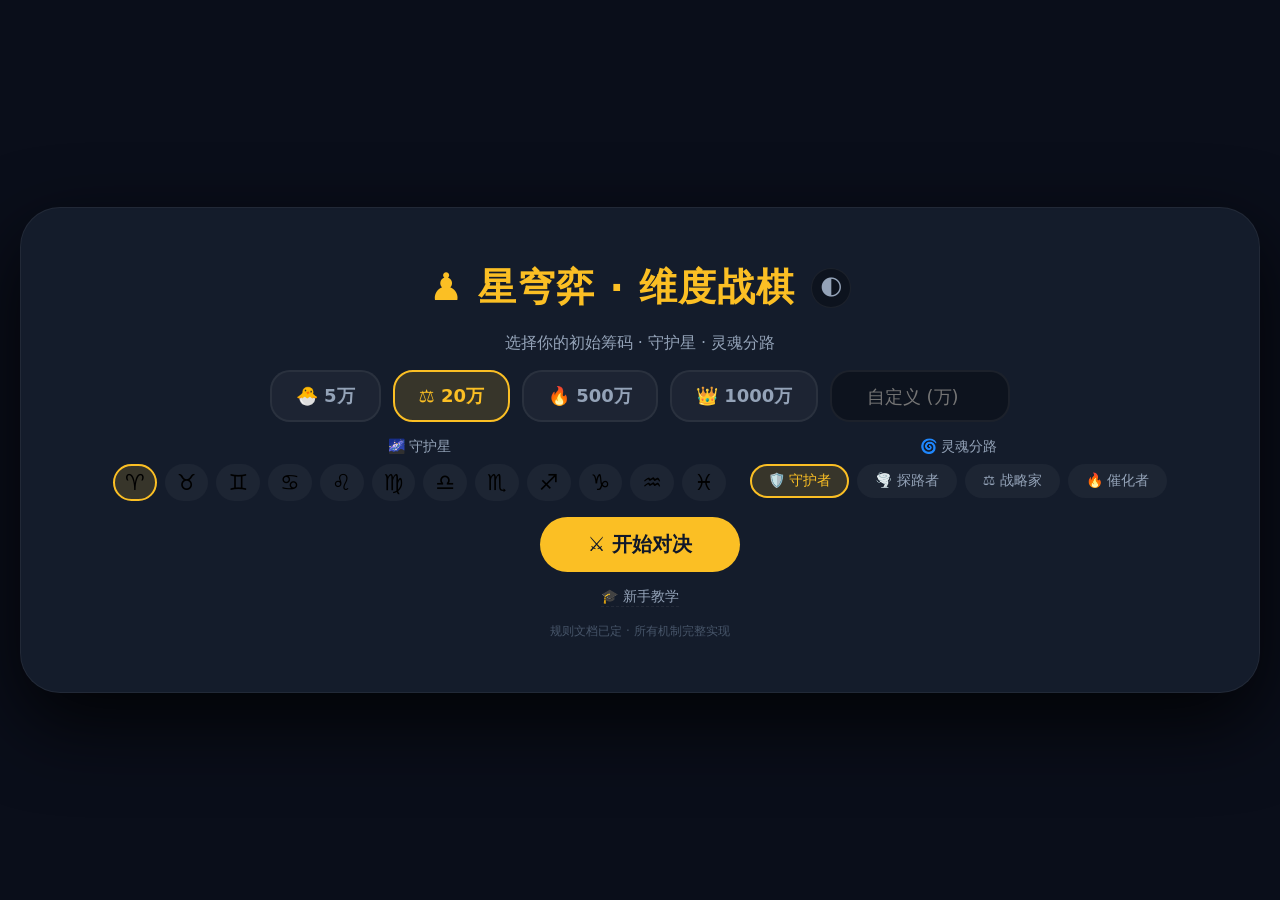
<file: index.html>
<!DOCTYPE html>
<html lang="zh-CN" data-theme="dark">
<head>
    <meta charset="UTF-8">
    <meta name="viewport" content="width=device-width, initial-scale=1.0">
    <title>♟️ 星穹弈 · 维度战棋</title>
    <link rel="stylesheet" href="style.css">
</head>
<body>
    <div id="app">
        <!-- ===== 大厅 ===== -->
        <div id="lobby" class="lobby">
            <div class="lobby-header">
                <h1>♟️ 星穹弈 · 维度战棋</h1>
                <div class="theme-toggle" id="lobbyThemeToggle" title="切换深色/浅色模式">🌓</div>
            </div>
            <p class="sub">选择你的初始筹码 · 守护星 · 灵魂分路</p>

            <div class="buyin-group">
                <button class="buyin-btn" data-chips="5">🐣 5万</button>
                <button class="buyin-btn" data-chips="20">⚖️ 20万</button>
                <button class="buyin-btn" data-chips="500">🔥 500万</button>
                <button class="buyin-btn" data-chips="1000">👑 1000万</button>
                <input type="number" class="custom-input" id="customChips" placeholder="自定义 (万)" min="1" max="10000" step="1">
            </div>

            <div class="options-row">
                <div class="option-group">
                    <p>🌌 守护星</p>
                    <div class="zodiac-grid">
                        <span class="zodiac-opt" data-zodiac="aries" title="♈ 白羊座 · 烈焰冲锋">♈</span>
                        <span class="zodiac-opt" data-zodiac="taurus" title="♉ 金牛座 · 磐石之盾">♉</span>
                        <span class="zodiac-opt" data-zodiac="gemini" title="♊ 双子座 · 双重思维">♊</span>
                        <span class="zodiac-opt" data-zodiac="cancer" title="♋ 巨蟹座 · 潮汐回撤">♋</span>
                        <span class="zodiac-opt" data-zodiac="leo" title="♌ 狮子座 · 王者威光">♌</span>
                        <span class="zodiac-opt" data-zodiac="virgo" title="♍ 处女座 · 精密计算">♍</span>
                        <span class="zodiac-opt" data-zodiac="libra" title="♎ 天秤座 · 均衡之道">♎</span>
                        <span class="zodiac-opt" data-zodiac="scorpio" title="♏ 天蝎座 · 暗影突袭">♏</span>
                        <span class="zodiac-opt" data-zodiac="sagittarius" title="♐ 射手座 · 幸运之星">♐</span>
                        <span class="zodiac-opt" data-zodiac="capricorn" title="♑ 摩羯座 · 纪律之墙">♑</span>
                        <span class="zodiac-opt" data-zodiac="aquarius" title="♒ 水瓶座 · 维度穿越">♒</span>
                        <span class="zodiac-opt" data-zodiac="pisces" title="♓ 双鱼座 · 梦境迷踪">♓</span>
                    </div>
                </div>
                <div class="option-group">
                    <p>🌀 灵魂分路</p>
                    <div class="soul-grid">
                        <span class="soul-opt" data-soul="guardian">🛡️ 守护者</span>
                        <span class="soul-opt" data-soul="pathfinder">🌪️ 探路者</span>
                        <span class="soul-opt" data-soul="strategist">⚖️ 战略家</span>
                        <span class="soul-opt" data-soul="catalyst">🔥 催化者</span>
                    </div>
                </div>
            </div>

            <button class="start-btn" id="startGame">⚔️ 开始对决</button>
            <a href="tutorial.html" class="tutorial-link">🎓 新手教学</a>
            <p class="footnote">规则文档已定 · 所有机制完整实现</p>
        </div>

        <!-- ===== 牌桌 ===== -->
        <div id="table" class="hidden">
            <!-- 顶部栏 -->
            <div class="top-bar">
                <div class="theme-toggle" id="tableThemeToggle" title="切换深色/浅色模式">🌓</div>
                <div class="rhythm"><span class="icon" id="rhythmIcon">🌅</span> <span id="rhythmLabel">晨间巅峰</span> <span class="mod" id="rhythmMod">(+0.5)</span></div>
                <div class="pot">💰 底池 <span id="potAmount">0</span> 万</div>
                <div class="music-area">
                    <span id="musicLabel">🎵 冷静思考</span>
                    <button id="musicSwitch">切换 (2万)</button>
                    <button class="boom" id="boomBtn">🔥 炸裂!</button>
                </div>
            </div>

            <!-- 主网格 -->
            <div class="main-grid">
                <!-- 对手 -->
                <div class="opponent-area">
                    <div class="label">🤖 对手 · <span id="opponentName">AI</span></div>
                    <div class="chips" id="opponentChips">0 万</div>
                    <div class="hand" id="opponentHand">
                        <div class="card-back">🃏</div>
                        <div class="card-back">🃏</div>
                        <div class="card-back">🃏</div>
                    </div>
                    <div class="meta">
                        庄家: <span id="opponentDealer">❌</span> · 一心: <span id="opponentHeart">❤️0</span>
                    </div>
                </div>

                <!-- 棋盘 -->
                <div class="board-wrapper">
                    <div class="board" id="board"></div>
                    <div class="board-stats">
                        <span>回合 <span id="turnCount">0</span></span>
                        <span>小局 <span id="roundCount">0</span>/3</span>
                        <span>大局 <span id="macroCount">0</span></span>
                    </div>
                </div>

                <!-- 玩家 -->
                <div class="player-area">
                    <div class="label">👤 你 · <span id="playerName">玩家</span></div>
                    <div class="chips" id="playerChips">0 万</div>
                    <!-- 筹码抽屉 -->
                    <div class="chip-drawer" id="chipDrawer">
                        <div class="chip-drawer-handle" id="chipHandle">
                            <span>💰</span> <span id="chipTotal">0</span> 万
                            <span class="view-badge" id="viewBadge">🔍 可查看</span>
                        </div>
                        <div class="chip-drawer-content" id="chipContent">
                            <div class="chip-stack-3d" id="chipStack3d"></div>
                        </div>
                    </div>
                    <div class="hand" id="playerHand"></div>
                    <div class="meta">
                        庄家: <span id="playerDealer">❌</span> · 一心: <span id="playerHeart">❤️0</span>
                    </div>
                    <div class="meta">
                        分路: <span id="playerSoul">—</span> · 守护星: <span id="playerZodiac">—</span>
                    </div>
                </div>
            </div>

            <!-- 操作栏 -->
            <div class="action-bar" id="actionBar">
                <button id="btnSelectCard">选牌</button>
                <input type="number" class="bet-input" id="betAmount" value="1" min="1" step="1">
                <span class="unit">万</span>
                <button id="btnBet">下注走棋</button>
                <button id="btnRetreat1">←退1步 (3万)</button>
                <button id="btnRetreatHalf">退一半 (8万)</button>
                <button id="btnRetreatFull">全额撤回 (NF牌)</button>
                <button id="btnEndTurn">结束回合</button>
                <button id="btnPass">弃牌过 (+1万)</button>
                <button id="btnSkill" class="skill-btn">✦ 技能 (3万)</button>
            </div>

            <!-- 日志 -->
            <div class="log-area" id="logArea">
                <div>🎮 游戏开始，祝你好运！</div>
            </div>
        </div>
    </div>

    <script src="game.js"></script>
</body>
</html>
</file>
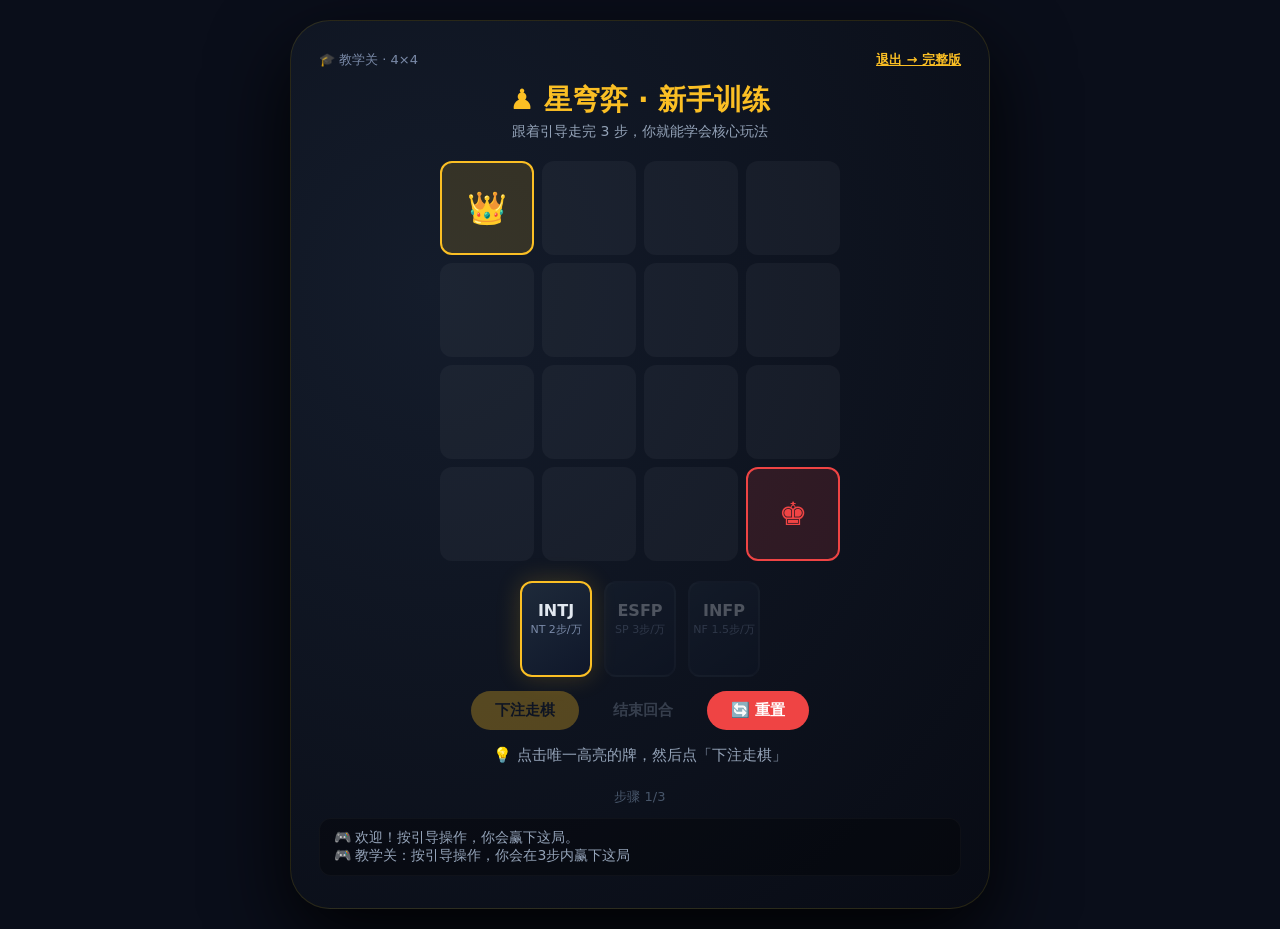
<file: tutorial.html>
<!DOCTYPE html>
<html lang="zh-CN">
<head>
    <meta charset="UTF-8">
    <meta name="viewport" content="width=device-width, initial-scale=1.0">
    <title>🎓 星穹弈 · 教学关</title>
    <style>
        * {
            margin: 0;
            padding: 0;
            box-sizing: border-box;
            font-family: 'Segoe UI', system-ui, sans-serif;
        }
        body {
            background: #0a0e1a;
            min-height: 100vh;
            display: flex;
            justify-content: center;
            align-items: center;
            padding: 20px;
        }
        .app {
            max-width: 700px;
            width: 100%;
            background: radial-gradient(ellipse at 20% 30%, #141c2b, #080b14);
            border-radius: 40px;
            padding: 30px 28px 32px;
            border: 1px solid rgba(255, 215, 0, 0.12);
            box-shadow: 0 30px 80px rgba(0, 0, 0, 0.9);
            text-align: center;
        }
        .title {
            color: #fbbf24;
            font-size: 28px;
            font-weight: 800;
            margin-bottom: 4px;
        }
        .sub {
            color: #94a3b8;
            font-size: 14px;
            margin-bottom: 20px;
        }
        .board {
            display: grid;
            grid-template-columns: repeat(4, 1fr);
            gap: 8px;
            aspect-ratio: 1/1;
            max-width: 400px;
            margin: 0 auto 20px;
        }
        .cell {
            background: rgba(255, 255, 255, 0.04);
            border-radius: 12px;
            display: flex;
            align-items: center;
            justify-content: center;
            font-size: 32px;
            aspect-ratio: 1/1;
            border: 2px solid transparent;
            transition: 0.15s;
            cursor: default;
        }
        .cell.player {
            background: rgba(251, 191, 36, 0.15);
            border-color: #fbbf24;
            color: #fbbf24;
        }
        .cell.ai {
            background: rgba(239, 68, 68, 0.15);
            border-color: #ef4444;
            color: #ef4444;
        }
        .cell.highlight {
            border-color: #fbbf24;
            box-shadow: 0 0 24px rgba(251, 191, 36, 0.3);
            cursor: pointer;
            animation: pulse 0.8s infinite alternate;
        }
        @keyframes pulse {
            from {
                box-shadow: 0 0 16px rgba(251, 191, 36, 0.2);
            }
            to {
                box-shadow: 0 0 40px rgba(251, 191, 36, 0.5);
            }
        }
        .cell.goal {
            border-color: #34d399;
            box-shadow: 0 0 30px rgba(52, 211, 153, 0.3);
        }
        .info {
            color: #94a3b8;
            font-size: 15px;
            margin-bottom: 14px;
            min-height: 28px;
        }
        .info strong {
            color: #fbbf24;
        }
        .hand-area {
            display: flex;
            justify-content: center;
            gap: 12px;
            margin-bottom: 14px;
            flex-wrap: wrap;
        }
        .card {
            width: 72px;
            height: 96px;
            background: linear-gradient(145deg, #1e2a3a, #0f172a);
            border-radius: 12px;
            border: 2px solid rgba(255, 255, 255, 0.06);
            display: flex;
            flex-direction: column;
            align-items: center;
            justify-content: center;
            font-weight: 700;
            color: #e2e8f0;
            transition: 0.2s;
            font-size: 16px;
            cursor: pointer;
        }
        .card .sub {
            font-size: 11px;
            color: #7a8aa8;
            font-weight: 400;
            margin-top: 2px;
        }
        .card.highlight-card {
            border-color: #fbbf24;
            box-shadow: 0 0 24px rgba(251, 191, 36, 0.2);
        }
        .card.disabled {
            opacity: 0.3;
            cursor: not-allowed;
        }
        .card.selected {
            border-color: #fbbf24;
        }
        .actions {
            display: flex;
            flex-wrap: wrap;
            gap: 10px;
            justify-content: center;
            margin-bottom: 16px;
        }
        .actions button {
            padding: 10px 24px;
            border-radius: 30px;
            border: none;
            font-weight: 700;
            font-size: 15px;
            cursor: pointer;
            transition: 0.2s;
        }
        .actions button:disabled {
            opacity: 0.3;
            cursor: not-allowed;
        }
        .btn-gold {
            background: #fbbf24;
            color: #0f172a;
        }
        .btn-gold:hover:not(:disabled) {
            background: #fcd34d;
            transform: scale(1.02);
        }
        .btn-outline {
            background: transparent;
            color: #94a3b8;
            border: 1px solid rgba(255, 255, 255, 0.08);
        }
        .btn-outline:hover:not(:disabled) {
            border-color: #fbbf24;
            color: #fbbf24;
        }
        .btn-danger {
            background: #ef4444;
            color: #fff;
        }
        .btn-danger:hover:not(:disabled) {
            background: #dc2626;
        }
        .step-indicator {
            color: #475569;
            font-size: 13px;
            margin-top: 8px;
        }
        .win-overlay {
            position: fixed;
            inset: 0;
            background: rgba(0, 0, 0, 0.8);
            display: flex;
            align-items: center;
            justify-content: center;
            z-index: 999;
            backdrop-filter: blur(8px);
            flex-direction: column;
            gap: 16px;
        }
        .win-overlay h1 {
            font-size: 48px;
            color: #fbbf24;
        }
        .win-overlay p {
            color: #94a3b8;
            font-size: 18px;
            max-width: 400px;
            text-align: center;
        }
        .win-overlay button {
            padding: 14px 40px;
            border-radius: 40px;
            border: none;
            background: #fbbf24;
            color: #0f172a;
            font-weight: 700;
            font-size: 18px;
            cursor: pointer;
        }
        .win-overlay button:hover {
            background: #fcd34d;
        }
        .hidden {
            display: none !important;
        }
        .top-bar {
            display: flex;
            justify-content: space-between;
            align-items: center;
            margin-bottom: 12px;
            color: #7a8aa8;
            font-size: 13px;
        }
        .top-bar a {
            color: #fbbf24;
            cursor: pointer;
            text-decoration: underline;
            font-weight: 600;
        }
        .log {
            background: rgba(0, 0, 0, 0.3);
            border-radius: 12px;
            padding: 10px 14px;
            font-size: 14px;
            color: #94a3b8;
            text-align: left;
            margin-top: 12px;
            min-height: 48px;
            border: 1px solid rgba(255, 255, 255, 0.03);
        }
        .log .highlight {
            color: #fbbf24;
        }
    </style>
</head>
<body>
    <div class="app" id="app">
        <div class="top-bar">
            <span>🎓 教学关 · 4×4</span>
            <span><a id="exitToFull" onclick="exitTutorial()">退出 → 完整版</a></span>
        </div>

        <div class="title">♟️ 星穹弈 · 新手训练</div>
        <div class="sub" id="stepDesc">跟着引导走完 3 步，你就能学会核心玩法</div>

        <!-- 棋盘 -->
        <div class="board" id="board"></div>

        <!-- 手牌区域 -->
        <div class="hand-area" id="handArea"></div>

        <!-- 操作按钮 -->
        <div class="actions" id="actions">
            <button class="btn-gold" id="btnBet" disabled>下注走棋</button>
            <button class="btn-outline" id="btnEndTurn" disabled>结束回合</button>
            <button class="btn-danger" id="btnReset" onclick="resetGame()">🔄 重置</button>
        </div>

        <div class="info" id="infoMsg">💡 点击唯一高亮的牌，然后点「下注走棋」</div>
        <div class="step-indicator" id="stepIndicator">步骤 1/3</div>
        <div class="log" id="logArea">🎮 欢迎！按引导操作，你会赢下这局。</div>
    </div>

    <!-- 胜利弹窗 -->
    <div class="win-overlay hidden" id="winOverlay">
        <h1>🎉 你赢了！</h1>
        <p>你成功走到了 AI 的王座！<br>这就是《星穹弈》的核心玩法：<br><strong>选牌 → 下注 → 走棋</strong></p>
        <button onclick="location.reload()">🔄 再来一局</button>
        <button onclick="exitTutorial()" style="background:transparent;color:#94a3b8;border:1px solid rgba(255,255,255,0.1);">→ 前往完整版</button>
    </div>

    <script>
        // ======================================================================
        //  教学关 · V1.0
        //  强制引导，4×4 棋盘，只教“选牌→下注→走棋”
        // ======================================================================

        // ---- 状态 ----
        const state = {
            board: [],
            playerPos: { r: 0, c: 0 },
            aiPos: { r: 3, c: 3 },
            turn: 0,
            hand: ['INTJ', 'ESFP', 'INFP'], // 固定手牌
            selectedCard: null,
            stepRemaining: 0,
            phase: 'select_card', // select_card | bet | move | end_turn
            stepCount: 0, // 教学步骤计数器
            gameOver: false,
            won: false,
        };

        // ---- DOM ----
        const boardEl = document.getElementById('board');
        const handEl = document.getElementById('handArea');
        const infoMsg = document.getElementById('infoMsg');
        const stepIndicator = document.getElementById('stepIndicator');
        const logArea = document.getElementById('logArea');
        const btnBet = document.getElementById('btnBet');
        const btnEndTurn = document.getElementById('btnEndTurn');
        const winOverlay = document.getElementById('winOverlay');

        // ---- 牌组映射 ----
        const GROUP_MAP = { INTJ: 'NT', ESFP: 'SP', INFP: 'NF' };
        const EXCHANGE_RATE = { NT: 2.0, NF: 1.5, SP: 3.0 };

        // ---- 初始化棋盘 ----
        function initBoard() {
            const b = [];
            for (let r = 0; r < 4; r++) {
                const row = [];
                for (let c = 0; c < 4; c++) {
                    row.push({ hasPlayer: false, hasAI: false, isKing: false });
                }
                b.push(row);
            }
            b[0][0].hasPlayer = true;
            b[0][0].isKing = true;
            b[3][3].hasAI = true;
            b[3][3].isKing = true;
            return b;
        }

        state.board = initBoard();

        // ---- 获取可走路径（简化版，只返回相邻可走格子） ----
        function getValidMoves(r, c, steps) {
            const moves = [];
            const dirs = [
                [-1, 0],
                [1, 0],
                [0, -1],
                [0, 1]
            ];
            for (let d of dirs) {
                for (let s = 1; s <= steps; s++) {
                    const nr = r + d[0] * s;
                    const nc = c + d[1] * s;
                    if (nr < 0 || nr >= 4 || nc < 0 || nc >= 4) break;
                    const cell = state.board[nr][nc];
                    if (cell.hasAI && cell.isKing) {
                        moves.push({ r: nr, c: nc, isGoal: true });
                        break;
                    }
                    if (cell.hasAI || cell.hasPlayer) break;
                    moves.push({ r: nr, c: nc });
                }
            }
            return moves;
        }

        // ---- 渲染棋盘 ----
        function renderBoard() {
            boardEl.innerHTML = '';
            const b = state.board;
            for (let r = 0; r < 4; r++) {
                for (let c = 0; c < 4; c++) {
                    const cell = b[r][c];
                    const div = document.createElement('div');
                    div.className = 'cell';
                    div.dataset.r = r;
                    div.dataset.c = c;

                    if (cell.hasPlayer && cell.isKing) {
                        div.classList.add('player');
                        div.textContent = '👑';
                        div.style.fontSize = '32px';
                    } else if (cell.hasAI && cell.isKing) {
                        div.classList.add('ai');
                        div.textContent = '♚';
                        div.style.fontSize = '32px';
                    } else if (cell.hasPlayer) {
                        div.textContent = '🧑';
                        div.style.fontSize = '28px';
                    } else if (cell.hasAI) {
                        div.textContent = '🤖';
                        div.style.fontSize = '28px';
                    }

                    // 高亮可移动格子
                    if (state.phase === 'move' && state.stepRemaining > 0) {
                        const pos = state.playerPos;
                        const moves = getValidMoves(pos.r, pos.c, state.stepRemaining);
                        if (moves.some(m => m.r === r && m.c === c)) {
                            div.classList.add('highlight');
                            div.style.cursor = 'pointer';
                            div.onclick = () => handleMove(r, c);
                        }
                        // 如果是目标格，额外标出
                        if (r === 3 && c === 3) {
                            div.classList.add('goal');
                        }
                    }

                    boardEl.appendChild(div);
                }
            }
            // 如果是在移动阶段且没有高亮格子，自动结束回合
            if (state.phase === 'move' && state.stepRemaining > 0) {
                const pos = state.playerPos;
                const moves = getValidMoves(pos.r, pos.c, state.stepRemaining);
                if (moves.length === 0 && !state.gameOver) {
                    log('没有可走的格子，自动结束回合');
                    endTurn();
                }
            }
        }

        // ---- 渲染手牌 ----
        function renderHand() {
            handEl.innerHTML = '';
            state.hand.forEach((card, idx) => {
                const div = document.createElement('div');
                div.className = 'card';
                if (state.phase === 'select_card' && idx === 0) {
                    div.classList.add('highlight-card');
                    div.style.cursor = 'pointer';
                    div.onclick = () => selectCard(idx);
                } else {
                    div.classList.add('disabled');
                }
                const group = GROUP_MAP[card] || '';
                const rate = EXCHANGE_RATE[group] || 0;
                div.innerHTML = `<span>${card}</span><span class="sub">${group} ${rate}步/万</span>`;
                handEl.appendChild(div);
            });
        }

        // ---- 选择卡牌 ----
        function selectCard(idx) {
            if (state.phase !== 'select_card' || state.gameOver) return;
            if (idx !== 0) {
                log('请点击高亮的那张牌（INTJ）');
                return;
            }
            state.selectedCard = state.hand[idx];
            state.phase = 'bet';
            infoMsg.textContent = '✅ 已选 INTJ，点击「下注走棋」';
            btnBet.disabled = false;
            renderHand();
            renderBoard();
            log('选好了 INTJ，现在下注');
        }

        // ---- 下注走棋 ----
        function handleBet() {
            if (state.phase !== 'bet' || state.gameOver) return;
            if (!state.selectedCard) {
                log('请先选牌');
                return;
            }
            const card = state.selectedCard;
            const group = GROUP_MAP[card];
            const rate = EXCHANGE_RATE[group] || 1;
            const bet = 1; // 教学版固定下注1万
            const steps = Math.floor(rate * bet);
            if (steps <= 0) {
                log('步数为0，请重试');
                return;
            }
            state.stepRemaining = steps;
            state.phase = 'move';
            btnBet.disabled = true;
            infoMsg.textContent = `🎯 你获得了 ${steps} 步，点击发光的格子移动`;
            state.stepCount++;
            stepIndicator.textContent = `步骤 ${state.stepCount}/3`;
            log(`下注1万，获得 ${steps} 步`);
            renderBoard();
            renderHand();

            // 如果步数为0，自动结束回合
            if (state.stepRemaining <= 0) {
                log('步数为0，自动结束回合');
                endTurn();
            }
        }

        // ---- 处理移动 ----
        function handleMove(r, c) {
            if (state.phase !== 'move' || state.gameOver) return;
            if (state.stepRemaining <= 0) {
                log('步数已用完，请结束回合');
                return;
            }
            const pos = state.playerPos;
            const moves = getValidMoves(pos.r, pos.c, state.stepRemaining);
            const found = moves.find(m => m.r === r && m.c === c);
            if (!found) {
                log('无法走到该格');
                return;
            }

            // 执行移动
            const oldCell = state.board[pos.r][pos.c];
            oldCell.hasPlayer = false;
            oldCell.isKing = false;

            const newCell = state.board[r][c];
            if (newCell.hasAI && newCell.isKing) {
                // 胜利！
                state.gameOver = true;
                state.won = true;
                state.board[r][c].hasAI = false;
                state.board[r][c].isKing = false;
                state.board[r][c].hasPlayer = true;
                state.board[r][c].isKing = true;
                state.playerPos = { r, c };
                renderBoard();
                showWin();
                return;
            }

            newCell.hasPlayer = true;
            newCell.isKing = true;
            state.playerPos = { r, c };
            state.stepRemaining--;

            log(`走到 (${r+1}, ${c+1})，剩余 ${state.stepRemaining} 步`);

            // 检查是否到达AI王格
            if (r === 3 && c === 3) {
                state.gameOver = true;
                state.won = true;
                renderBoard();
                showWin();
                return;
            }

            renderBoard();
            renderHand();

            // 如果步数用完，自动结束回合
            if (state.stepRemaining <= 0) {
                log('步数用完，自动结束回合');
                endTurn();
            } else {
                // 更新可走路径
                renderBoard();
            }
        }

        // ---- 结束回合 ----
        function endTurn() {
            if (state.gameOver) return;
            state.phase = 'end_turn';
            btnEndTurn.disabled = true;

            // AI回合：简单移动，向玩家方向靠近一步
            aiMove();

            // 重置玩家回合
            state.phase = 'select_card';
            state.selectedCard = null;
            state.stepRemaining = 0;
            btnBet.disabled = true;
            // 抽牌（教学版固定手牌，不抽）
            infoMsg.textContent = '💡 点击高亮的牌，然后点「下注走棋」';
            renderHand();
            renderBoard();

            // 检查AI是否吃了玩家
            if (!state.gameOver) {
                // 如果玩家在(3,3)，AI会走向玩家，但如果AI到达玩家位置则游戏结束
                const p = state.playerPos;
                const a = state.aiPos;
                if (p.r === a.r && p.c === a.c) {
                    state.gameOver = true;
                    state.won = false;
                    log('💀 AI 吃掉了你！重新开始吧', true);
                    infoMsg.textContent = '💀 你被AI吃掉了！点击重置重新尝试';
                    renderBoard();
                    return;
                }
            }
            renderBoard();
        }

        // ---- AI移动（简单：向玩家方向走一步） ----
        function aiMove() {
            if (state.gameOver) return;
            const p = state.playerPos;
            const a = state.aiPos;

            // 计算方向
            let dr = 0,
                dc = 0;
            if (p.r > a.r) dr = 1;
            else if (p.r < a.r) dr = -1;
            if (p.c > a.c) dc = 1;
            else if (p.c < a.c) dc = -1;

            // 如果AI和玩家在同一格（理论上不会发生）
            if (dr === 0 && dc === 0) return;

            // 尝试移动
            let nr = a.r + dr;
            let nc = a.c + dc;
            if (nr < 0 || nr >= 4 || nc < 0 || nc >= 4) {
                // 如果超出边界，只移动一个方向
                if (p.r > a.r && a.r < 3) nr = a.r + 1;
                else if (p.r < a.r && a.r > 0) nr = a.r - 1;
                else if (p.c > a.c && a.c < 3) nc = a.c + 1;
                else if (p.c < a.c && a.c > 0) nc = a.c - 1;
            }

            // 检查目标格是否被玩家占据
            const target = state.board[nr]?.[nc];
            if (!target) return;
            if (target.hasPlayer) {
                // AI吃掉玩家
                state.gameOver = true;
                state.won = false;
                log('💀 AI 吃掉了你的王！', true);
                infoMsg.textContent = '💀 你输了！点击重置重新尝试';
                renderBoard();
                return;
            }

            // 移动AI
            const oldCell = state.board[a.r][a.c];
            oldCell.hasAI = false;
            oldCell.isKing = false;
            target.hasAI = true;
            target.isKing = true;
            state.aiPos = { r: nr, c: nc };

            log(`🤖 AI 移动到 (${nr+1}, ${nc+1})`);
        }

        // ---- 显示胜利 ----
        function showWin() {
            winOverlay.classList.remove('hidden');
            log('🎉 你赢了！教学完成！', true);
        }

        // ---- 退出教学 ----
        function exitTutorial() {
            if (confirm('退出教学，前往完整版游戏？')) {
                // 这里可以跳转到完整版，目前刷新页面回到教学
                location.reload();
            }
        }

        // ---- 重置游戏 ----
        function resetGame() {
            state.board = initBoard();
            state.playerPos = { r: 0, c: 0 };
            state.aiPos = { r: 3, c: 3 };
            state.turn = 0;
            state.hand = ['INTJ', 'ESFP', 'INFP'];
            state.selectedCard = null;
            state.stepRemaining = 0;
            state.phase = 'select_card';
            state.stepCount = 0;
            state.gameOver = false;
            state.won = false;
            btnBet.disabled = true;
            btnEndTurn.disabled = true;
            winOverlay.classList.add('hidden');
            infoMsg.textContent = '💡 点击唯一高亮的牌，然后点「下注走棋」';
            stepIndicator.textContent = '步骤 1/3';
            logArea.innerHTML = '🔄 已重置，重新开始教学';
            renderBoard();
            renderHand();
        }

        // ---- 简单日志 ----
        function log(msg, highlight = false) {
            const div = document.createElement('div');
            div.textContent = msg;
            if (highlight) div.className = 'highlight';
            logArea.appendChild(div);
            logArea.scrollTop = logArea.scrollHeight;
            if (logArea.children.length > 20) logArea.removeChild(logArea.firstChild);
        }

        // ---- 事件绑定 ----
        btnBet.addEventListener('click', handleBet);

        // ---- 初始化 ----
        renderBoard();
        renderHand();
        stepIndicator.textContent = '步骤 1/3';
        log('🎮 教学关：按引导操作，你会在3步内赢下这局');

        console.log('🎓 星穹弈 · 教学关已加载');
    </script>
</body>
</html>
</file>
<file: style.css>
/* ===== CSS 变量：深色主题（默认） ===== */
:root {
    --bg-primary: #0a0e1a;
    --bg-secondary: #141c2b;
    --bg-card: #1a2233;
    --bg-input: rgba(0, 0, 0, 0.3);
    --text-primary: #e2e8f0;
    --text-secondary: #94a3b8;
    --text-muted: #475569;
    --border-color: rgba(255, 255, 255, 0.06);
    --border-glow: rgba(251, 191, 36, 0.12);
    --shadow-color: rgba(0, 0, 0, 0.8);
    --gold: #fbbf24;
    --gold-dim: rgba(251, 191, 36, 0.15);
    --cell-bg: rgba(255, 255, 255, 0.04);
    --cell-hover: rgba(255, 255, 255, 0.06);
    --log-bg: rgba(0, 0, 0, 0.3);
    --card-bg: linear-gradient(145deg, #1e2a3a, #0f172a);
}

/* ===== 浅色主题 ===== */
[data-theme="light"] {
    --bg-primary: #f0f2f5;
    --bg-secondary: #e4e7ec;
    --bg-card: #d5d9e0;
    --bg-input: rgba(255, 255, 255, 0.6);
    --text-primary: #1a2233;
    --text-secondary: #4a5568;
    --text-muted: #7a8aa8;
    --border-color: rgba(0, 0, 0, 0.08);
    --border-glow: rgba(251, 191, 36, 0.2);
    --shadow-color: rgba(0, 0, 0, 0.15);
    --cell-bg: rgba(0, 0, 0, 0.04);
    --cell-hover: rgba(0, 0, 0, 0.06);
    --log-bg: rgba(0, 0, 0, 0.04);
    --card-bg: linear-gradient(145deg, #e8ecf2, #d5d9e0);
}

/* ===== 重置 & 全局 ===== */
* {
    margin: 0;
    padding: 0;
    box-sizing: border-box;
    font-family: 'Segoe UI', system-ui, sans-serif;
}
body {
    background: var(--bg-primary);
    min-height: 100vh;
    display: flex;
    justify-content: center;
    align-items: center;
    padding: 20px;
    transition: background 0.3s, color 0.3s;
}
#app {
    width: 1300px;
    max-width: 100%;
    background: var(--bg-secondary);
    border-radius: 40px;
    padding: 24px 28px 32px;
    border: 1px solid var(--border-color);
    box-shadow: 0 30px 80px var(--shadow-color);
    position: relative;
    transition: background 0.3s, border-color 0.3s;
}

/* ===== 主题切换按钮（新布局，不再遮挡） ===== */
.theme-toggle {
    font-size: 22px;
    cursor: pointer;
    color: var(--text-secondary);
    transition: 0.2s;
    background: var(--bg-input);
    border-radius: 50%;
    width: 40px;
    height: 40px;
    display: flex;
    align-items: center;
    justify-content: center;
    border: 1px solid var(--border-color);
    flex-shrink: 0;
}
.theme-toggle:hover {
    color: var(--gold);
    border-color: var(--gold);
    transform: rotate(20deg);
}
.top-bar .theme-toggle {
    width: 32px;
    height: 32px;
    font-size: 18px;
}

/* ===== 大厅 ===== */
.lobby {
    display: flex;
    flex-direction: column;
    align-items: center;
    padding: 30px 20px 20px 20px;
    gap: 16px;
}
.lobby-header {
    display: flex;
    align-items: center;
    justify-content: center;
    gap: 16px;
    width: 100%;
    margin-bottom: 4px;
}
.lobby h1 {
    color: var(--gold);
    font-size: 38px;
    font-weight: 800;
    letter-spacing: 1px;
    margin: 0;
}
.lobby .sub {
    color: var(--text-secondary);
    font-size: 16px;
}
.buyin-group {
    display: flex;
    flex-wrap: wrap;
    gap: 12px;
    justify-content: center;
}
.buyin-btn {
    background: var(--cell-bg);
    border: 2px solid var(--border-color);
    color: var(--text-secondary);
    padding: 12px 24px;
    border-radius: 20px;
    font-weight: 700;
    font-size: 18px;
    cursor: pointer;
    transition: 0.2s;
}
.buyin-btn:hover {
    border-color: var(--gold);
    color: var(--gold);
}
.buyin-btn.active {
    border-color: var(--gold);
    background: var(--gold-dim);
    color: var(--gold);
}
.custom-input {
    background: var(--bg-input);
    border: 2px solid var(--border-color);
    color: var(--text-primary);
    padding: 10px 18px;
    border-radius: 20px;
    font-size: 18px;
    width: 180px;
    text-align: center;
}
.custom-input:focus {
    outline: none;
    border-color: var(--gold);
}
.options-row {
    display: flex;
    flex-wrap: wrap;
    gap: 24px;
    justify-content: center;
}
.option-group p {
    color: var(--text-secondary);
    font-size: 14px;
    margin-bottom: 8px;
    text-align: center;
}
.zodiac-grid,
.soul-grid {
    display: flex;
    flex-wrap: wrap;
    gap: 8px;
    justify-content: center;
}
.zodiac-opt {
    padding: 4px 10px;
    border-radius: 20px;
    background: var(--cell-bg);
    cursor: pointer;
    border: 2px solid transparent;
    font-size: 22px;
    transition: 0.2s;
}
.zodiac-opt:hover {
    border-color: var(--gold);
}
.zodiac-opt.active {
    border-color: var(--gold);
    background: var(--gold-dim);
}
.soul-opt {
    padding: 6px 16px;
    border-radius: 20px;
    background: var(--cell-bg);
    cursor: pointer;
    border: 2px solid transparent;
    font-size: 14px;
    color: var(--text-secondary);
    transition: 0.2s;
}
.soul-opt:hover {
    border-color: var(--gold);
    color: var(--text-primary);
}
.soul-opt.active {
    border-color: var(--gold);
    background: var(--gold-dim);
    color: var(--gold);
}
.start-btn {
    background: var(--gold);
    color: #0f172a;
    border: none;
    padding: 14px 48px;
    border-radius: 40px;
    font-weight: 800;
    font-size: 20px;
    cursor: pointer;
    transition: 0.2s;
}
.start-btn:hover {
    transform: scale(1.03);
    background: #fcd34d;
}
.tutorial-link {
    color: var(--text-secondary);
    text-decoration: none;
    font-size: 14px;
    border-bottom: 1px dashed var(--border-color);
}
.tutorial-link:hover {
    color: var(--gold);
    border-bottom-color: var(--gold);
}
.footnote {
    color: var(--text-muted);
    font-size: 12px;
}

/* ===== 牌桌 ===== */
.hidden {
    display: none !important;
}
.top-bar {
    display: flex;
    justify-content: space-between;
    align-items: center;
    flex-wrap: wrap;
    gap: 12px;
    margin-bottom: 16px;
    color: var(--text-secondary);
    font-size: 14px;
    background: var(--log-bg);
    border-radius: 30px;
    padding: 8px 20px;
    border: 1px solid var(--border-color);
}
.top-bar .rhythm {
    display: flex;
    align-items: center;
    gap: 6px;
    font-weight: 600;
}
.top-bar .rhythm .icon {
    font-size: 22px;
}
.top-bar .pot {
    background: var(--gold);
    color: #0f172a;
    padding: 2px 16px;
    border-radius: 30px;
    font-weight: 700;
    font-size: 16px;
}
.music-area {
    display: flex;
    align-items: center;
    gap: 10px;
}
.music-area button {
    background: var(--cell-bg);
    border: 1px solid var(--border-color);
    color: var(--text-secondary);
    padding: 4px 14px;
    border-radius: 20px;
    cursor: pointer;
    transition: 0.2s;
    font-size: 13px;
}
.music-area button:hover {
    border-color: var(--gold);
    color: var(--gold);
}
.music-area .boom {
    background: #ef4444;
    color: #fff;
    border: none;
    font-weight: 700;
}
.music-area .boom:hover {
    background: #dc2626;
    border-color: transparent;
}

.main-grid {
    display: grid;
    grid-template-columns: 1fr 1.2fr 1fr;
    gap: 16px;
    margin-bottom: 16px;
}

/* ===== 对手 & 玩家区域 ===== */
.opponent-area,
.player-area {
    background: var(--cell-bg);
    border-radius: 20px;
    padding: 14px 16px;
    border: 1px solid var(--border-color);
}
.opponent-area .label,
.player-area .label {
    color: var(--text-secondary);
    font-size: 12px;
    text-transform: uppercase;
    letter-spacing: 1px;
}
.opponent-area .chips,
.player-area .chips {
    color: var(--gold);
    font-size: 22px;
    font-weight: 700;
}
.hand {
    display: flex;
    gap: 6px;
    margin-top: 8px;
    flex-wrap: wrap;
}
.card-back {
    width: 44px;
    height: 64px;
    background: var(--card-bg);
    border-radius: 8px;
    border: 1px solid var(--border-color);
    display: flex;
    align-items: center;
    justify-content: center;
    color: var(--text-muted);
    font-size: 20px;
}
.meta {
    margin-top: 6px;
    font-size: 13px;
    color: var(--text-secondary);
}

/* ===== 筹码抽屉 ===== */
.chip-drawer {
    margin: 8px 0 6px;
    border: 1px solid var(--border-color);
    border-radius: 12px;
    overflow: hidden;
    transition: border-color 0.3s;
}
.chip-drawer:hover {
    border-color: var(--gold-dim);
}
.chip-drawer-handle {
    display: flex;
    align-items: center;
    gap: 8px;
    padding: 6px 12px;
    cursor: pointer;
    font-size: 15px;
    font-weight: 600;
    color: var(--text-secondary);
    transition: 0.2s;
    background: var(--bg-input);
}
.chip-drawer-handle:hover {
    color: var(--gold);
}
.chip-drawer-handle .view-badge {
    background: var(--gold);
    color: #0f172a;
    font-size: 10px;
    padding: 2px 10px;
    border-radius: 20px;
    font-weight: 700;
    margin-left: auto;
    opacity: 0;
    transition: opacity 0.3s;
}
.chip-drawer-handle .view-badge.show {
    opacity: 1;
    animation: pulse-badge 1s infinite alternate;
}
@keyframes pulse-badge {
    from { transform: scale(1); }
    to { transform: scale(1.05); }
}
.chip-drawer-content {
    max-height: 0;
    overflow: hidden;
    transition: max-height 0.4s ease;
    background: var(--bg-input);
}
.chip-drawer-content.open {
    max-height: 200px;
}
.chip-stack-3d {
    padding: 12px;
    display: flex;
    flex-direction: column-reverse;
    align-items: center;
    gap: 3px;
    min-height: 60px;
}
.chip-stack-3d .chip-3d {
    width: 28px;
    height: 8px;
    border-radius: 4px;
    background: var(--gold);
    border: 1px solid rgba(255,215,0,0.3);
    box-shadow: 0 2px 4px rgba(0,0,0,0.2);
}
.chip-stack-3d .chip-3d.retreat-chip {
    background: #ef4444;
}
.chip-stack-3d .chip-3d.ai-chip {
    background: #60a5fa;
}

/* ===== 棋盘 ===== */
.board-wrapper {
    background: var(--bg-input);
    border-radius: 24px;
    padding: 12px;
    border: 1px solid var(--border-color);
    transition: border-color 0.3s;
}
.board-wrapper.bet-flash {
    border-color: var(--gold);
    transition: border-color 0.05s;
}
.board {
    display: grid;
    grid-template-columns: repeat(5, 1fr);
    gap: 6px;
    aspect-ratio: 1/1;
}
.cell {
    background: var(--cell-bg);
    border-radius: 8px;
    display: flex;
    align-items: center;
    justify-content: center;
    font-size: 24px;
    font-weight: 700;
    color: var(--text-secondary);
    transition: 0.15s;
    position: relative;
    cursor: default;
    aspect-ratio: 1/1;
    border: 2px solid transparent;
    box-shadow: inset 0 0 0 1px var(--border-color);
}
.cell.player-king {
    background: var(--gold-dim);
    border-color: var(--gold);
    color: var(--gold);
}
.cell.ai-king {
    background: rgba(239,68,68,0.15);
    border-color: #ef4444;
    color: #ef4444;
}
.cell.element-fire {
    background: rgba(239,68,68,0.15);
    border-color: #ef4444;
}
.cell.element-earth {
    background: var(--gold-dim);
    border-color: var(--gold);
}
.cell.element-wind {
    background: rgba(96,165,250,0.15);
    border-color: #60a5fa;
}
.cell.element-water {
    background: rgba(52,211,153,0.15);
    border-color: #34d399;
}
.cell.ruin {
    background: rgba(100,100,120,0.2);
    border-color: #4a4a5a;
    color: #4a4a5a;
    font-size: 16px;
}
.cell .tower {
    position: absolute;
    bottom: 2px;
    right: 4px;
    font-size: 12px;
    color: var(--gold);
    opacity: 0.7;
}
.cell.highlight {
    border-color: var(--gold);
    box-shadow: 0 0 20px rgba(251,191,36,0.2);
    cursor: pointer;
}
.cell.goal {
    border-color: #34d399;
    box-shadow: 0 0 30px rgba(52,211,153,0.3);
}
.board-stats {
    display: flex;
    justify-content: space-between;
    margin-top: 8px;
    color: var(--text-secondary);
    font-size: 12px;
}

/* ===== 手牌 ===== */
.player-area .hand .card {
    width: 52px;
    height: 72px;
    background: var(--card-bg);
    border-radius: 10px;
    border: 2px solid var(--border-color);
    display: flex;
    flex-direction: column;
    align-items: center;
    justify-content: center;
    font-size: 14px;
    font-weight: 700;
    color: var(--text-primary);
    cursor: pointer;
    transition: 0.2s;
    position: relative;
    box-shadow: 0 4px 12px var(--shadow-color);
}
.player-area .hand .card:hover {
    border-color: var(--gold);
    transform: translateY(-4px);
}
.player-area .hand .card.selected {
    border-color: var(--gold);
    box-shadow: 0 0 20px rgba(251,191,36,0.2);
}
.player-area .hand .card .sub {
    font-size: 10px;
    color: var(--text-secondary);
    font-weight: 400;
}

/* ===== 操作栏 ===== */
.action-bar {
    display: flex;
    flex-wrap: wrap;
    gap: 10px;
    margin-top: 12px;
    align-items: center;
    background: var(--log-bg);
    border-radius: 20px;
    padding: 10px 16px;
    border: 1px solid var(--border-color);
}
.action-bar button {
    background: var(--cell-bg);
    border: 1px solid var(--border-color);
    color: var(--text-secondary);
    padding: 6px 16px;
    border-radius: 30px;
    cursor: pointer;
    transition: 0.2s;
    font-size: 13px;
    font-weight: 500;
}
.action-bar button:hover:not(:disabled) {
    border-color: var(--gold);
    color: var(--gold);
}
.action-bar button:disabled {
    opacity: 0.3;
    cursor: not-allowed;
}
.action-bar button:active:not(:disabled) {
    transform: scale(0.97);
}
.action-bar .bet-input {
    background: var(--bg-input);
    border: 1px solid var(--border-color);
    color: var(--text-primary);
    padding: 4px 10px;
    border-radius: 20px;
    width: 72px;
    font-size: 14px;
}
.action-bar .bet-input:focus {
    outline: none;
    border-color: var(--gold);
}
.action-bar .unit {
    color: var(--text-secondary);
    font-size: 13px;
}
.action-bar .skill-btn {
    border-color: var(--gold);
    color: var(--gold);
}
.action-bar .skill-btn:hover:not(:disabled) {
    background: var(--gold-dim);
}

/* ===== 日志 ===== */
.log-area {
    margin-top: 12px;
    background: var(--log-bg);
    border-radius: 16px;
    padding: 10px 14px;
    max-height: 80px;
    overflow-y: auto;
    font-size: 13px;
    color: var(--text-secondary);
    border: 1px solid var(--border-color);
}
.log-area div {
    padding: 2px 0;
    border-bottom: 1px solid var(--border-color);
}
.log-area .highlight-log {
    color: var(--gold);
}

/* ===== 响应式 ===== */
@media (max-width: 1000px) {
    .main-grid {
        grid-template-columns: 1fr;
        gap: 12px;
    }
    #app {
        padding: 16px;
    }
}
@media (max-width: 600px) {
    .lobby h1 {
        font-size: 28px;
    }
    .top-bar {
        font-size: 12px;
        padding: 6px 12px;
    }
    .player-area .hand .card {
        width: 44px;
        height: 60px;
        font-size: 12px;
    }
    .action-bar button {
        font-size: 11px;
        padding: 4px 10px;
    }
    .action-bar .bet-input {
        width: 56px;
    }
    .lobby-header {
        flex-wrap: wrap;
        gap: 8px;
    }
}
</file>
